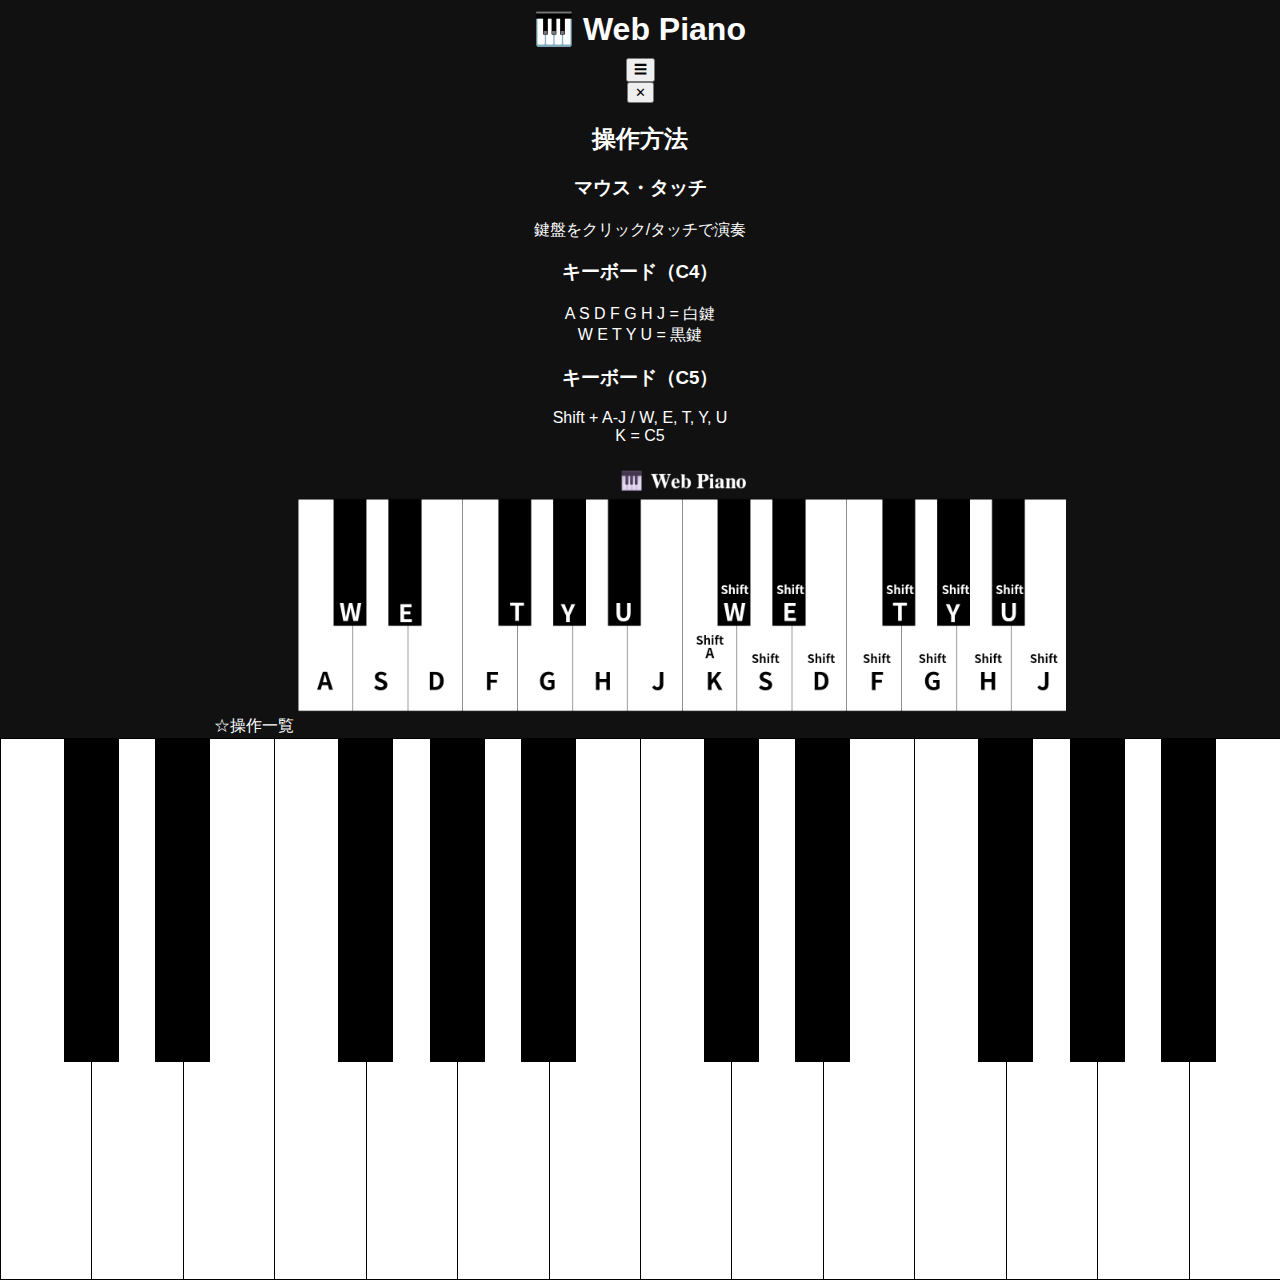
<file: index.html>
<!DOCTYPE html>
<html lang="ja">
<head>
  <meta charset="UTF-8">
  <title>Web Piano</title>
  <meta name="viewport" content="width=device-width, initial-scale=1.0">
  <link rel="stylesheet" href="style.css">
</head>
<body>

<h1>🎹 Web Piano</h1>

<!--メニュー -->
<button class="menu-toggle" id="menuToggle">☰</button>
<div class="menu" id="menu">
  <button class="menu-close" id="menuClose">✕</button>
  <h2>操作方法</h2>
  <h3>マウス・タッチ</h3>
  <p>鍵盤をクリック/タッチで演奏</p>
  
  <h3>キーボード（C4）</h3>
  <p>A S D F G H J = 白鍵<br>
     W E T Y U = 黒鍵</p>
  
  <h3>キーボード（C5）</h3>
  <p>Shift + A-J / W, E, T, Y, U<br>
     K = C5</p>
☆操作一覧
<img src="photos/pianofumen.png" alt="pianofumen" style="width:60%; border-radius:10px;">
</div>

<div class="piano">
  <!-- C4 -->
  <div class="key white" data-note="C4"></div>
  <div class="key black" data-note="C#4"></div>
  <div class="key white" data-note="D4"></div>
  <div class="key black" data-note="D#4"></div>
  <div class="key white" data-note="E4"></div>

  <div class="key white" data-note="F4"></div>
  <div class="key black" data-note="F#4"></div>
  <div class="key white" data-note="G4"></div>
  <div class="key black" data-note="G#4"></div>
  <div class="key white" data-note="A4"></div>
  <div class="key black" data-note="A#4"></div>
  <div class="key white" data-note="B4"></div>

  <!-- C5 -->
  <div class="key white" data-note="C5"></div>
  <div class="key black" data-note="C#5"></div>
  <div class="key white" data-note="D5"></div>
  <div class="key black" data-note="D#5"></div>
  <div class="key white" data-note="E5"></div>

  <div class="key white" data-note="F5"></div>
  <div class="key black" data-note="F#5"></div>
  <div class="key white" data-note="G5"></div>
  <div class="key black" data-note="G#5"></div>
  <div class="key white" data-note="A5"></div>
  <div class="key black" data-note="A#5"></div>
  <div class="key white" data-note="B5"></div>
</div>

<script src="piano.js"></script>
</body>
</html>
</file>
<file: style.css>
body {
  margin: 0;
  background: #111;
  color: white;
  font-family: sans-serif;
  text-align: center;
  overflow: hidden;
}

h1 {
  margin: 10px 0;
}

.piano {
  position: relative;
  width: 100vw;
  height: 60vh;
  touch-action: none;
}

/* 鍵盤共通 */
.key {
  position: absolute;
  user-select: none;
}

/* 白鍵 */
.white {
  background: white;
  border: 1px solid black;
  z-index: 1;
}

/* 黒鍵 */
.black {
  background: black;
  z-index: 10;
}

/* 押したときの影 */
.white:active {
  background: #ccc;
}
.black:active {
  background: #333;
}
</file>
